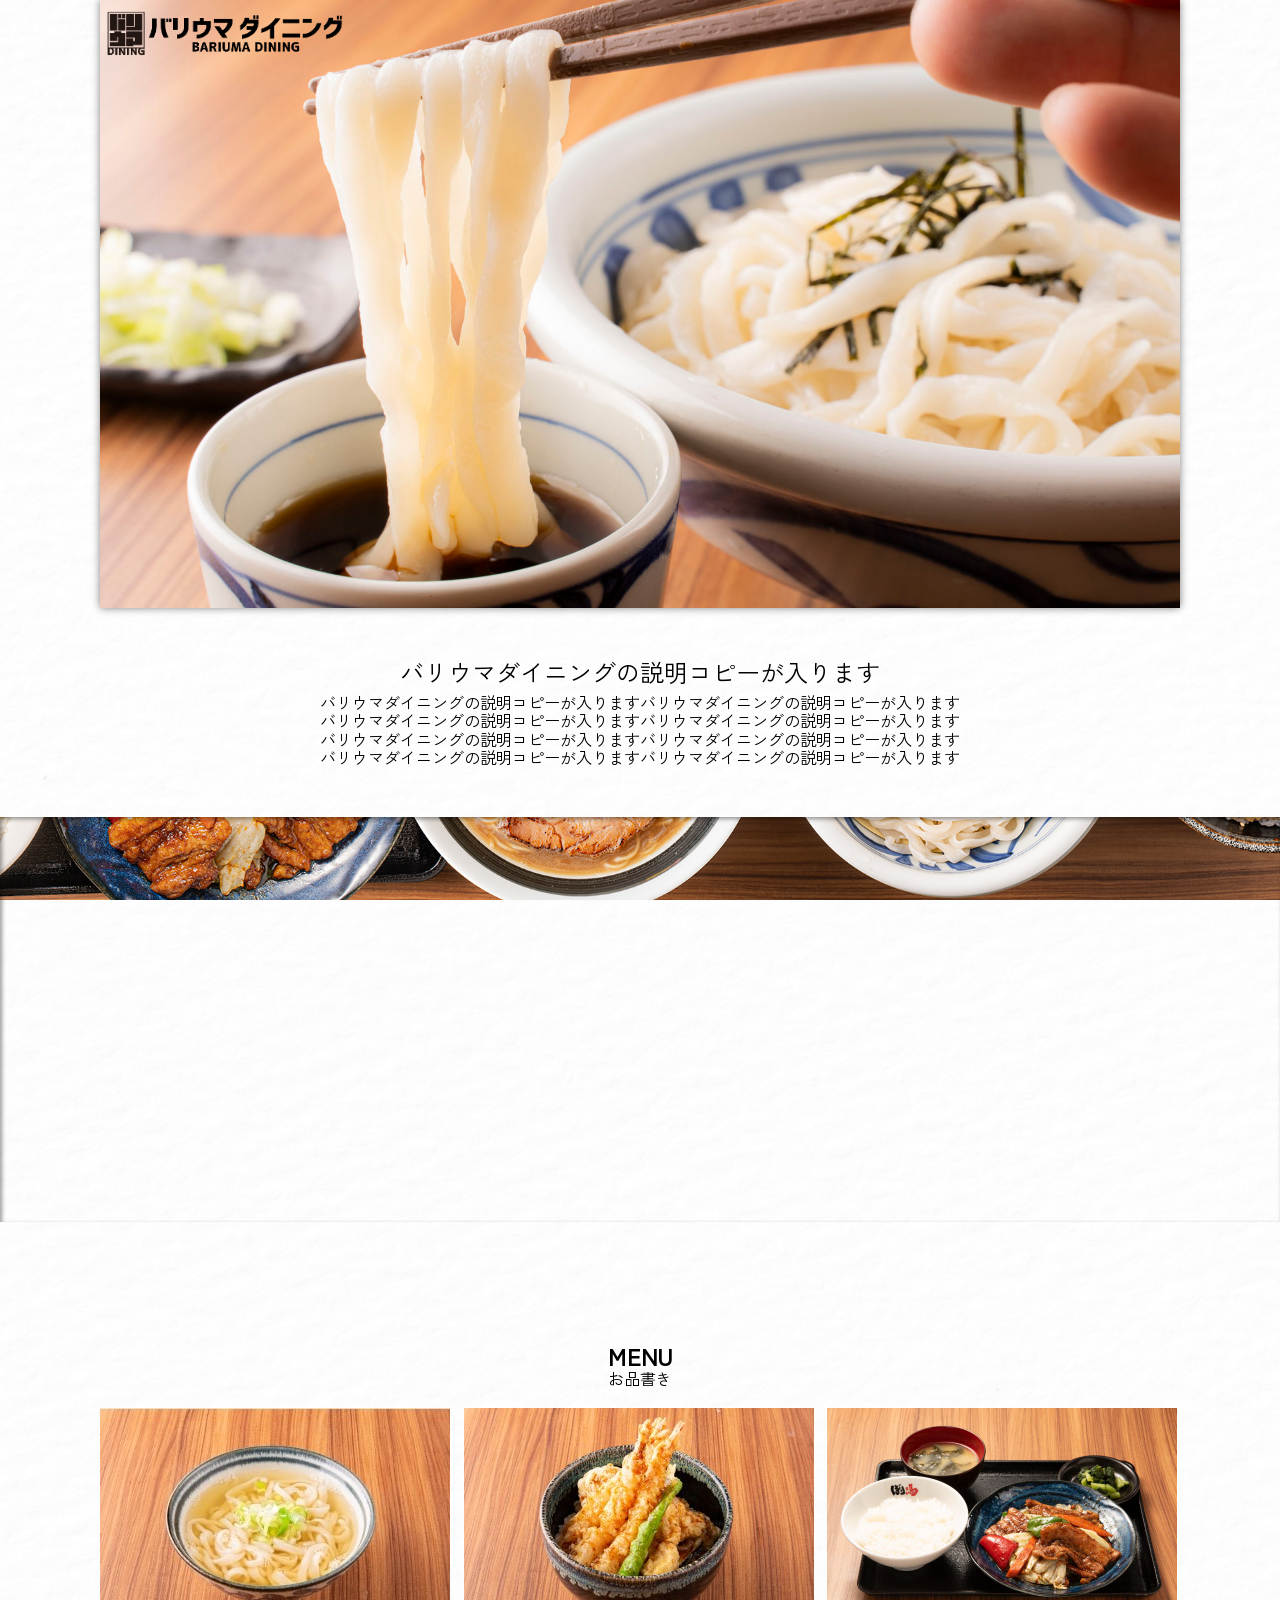
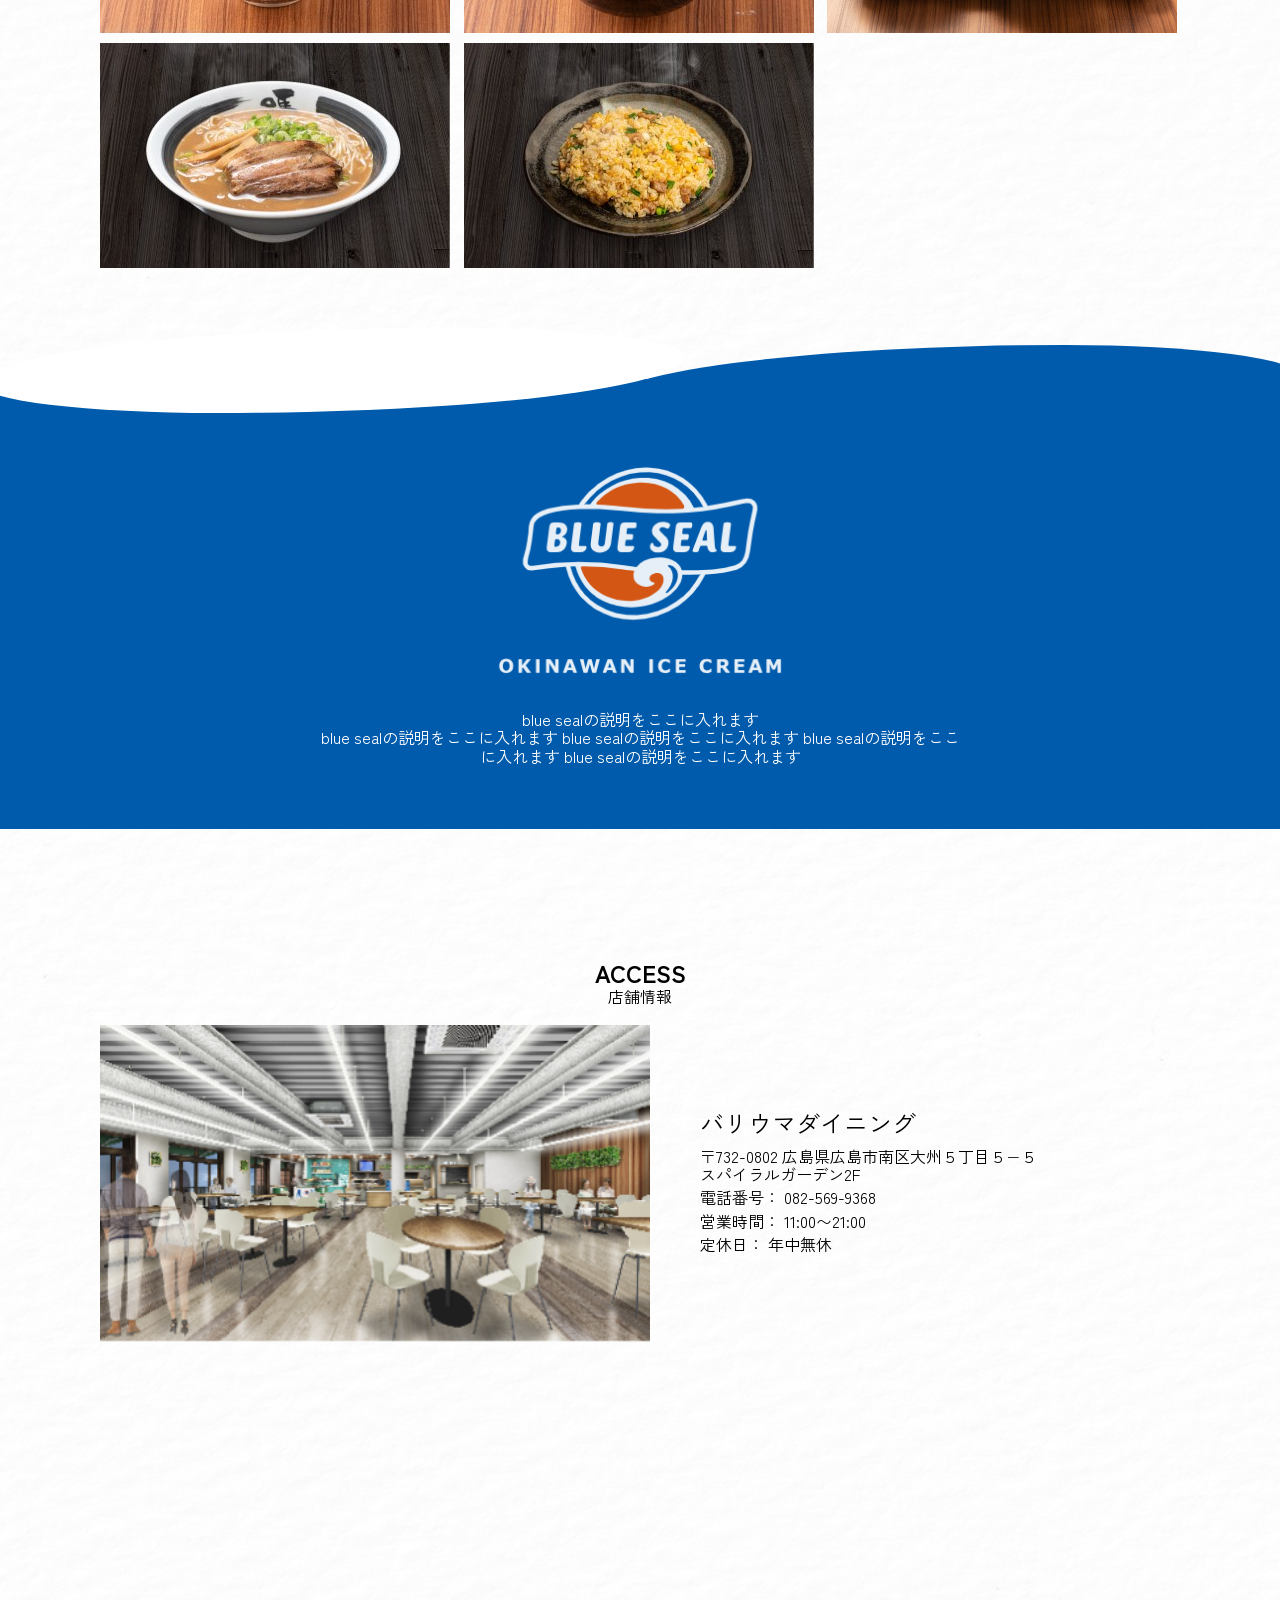
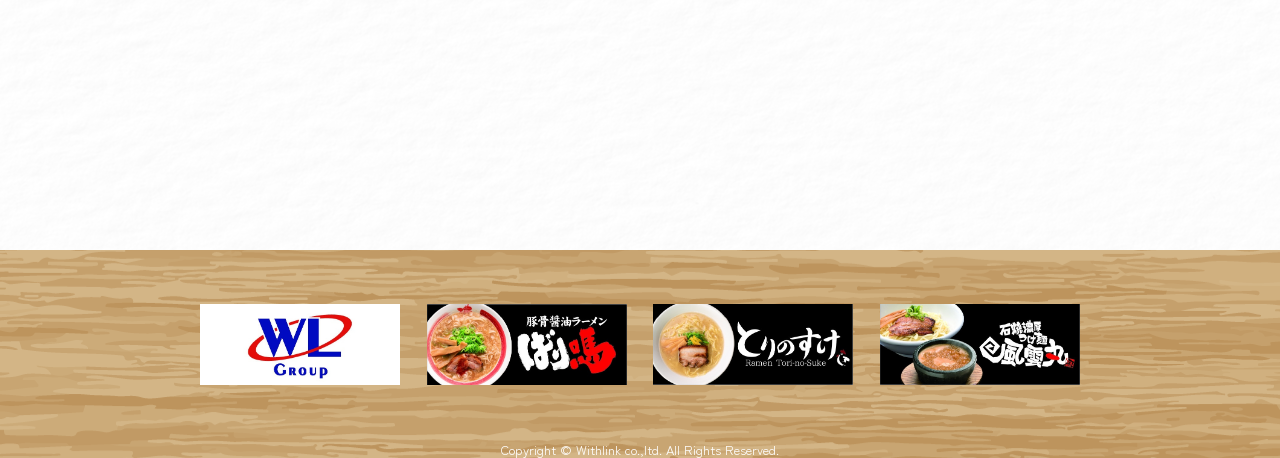
<file: index.html>
<!doctype html>
<html lang="ja">
<head>
<meta charset="utf-8">
<title>バリウマダイニング</title>
	<link rel="stylesheet" href="css/reset.css">
	<link rel="stylesheet" href="css/swiper.min.css">
	<link rel="stylesheet" href="css/style.css">
</head>
	
<body id="top">
	<div class="overflow">
		<header>
			<div class="header_container01">
			  <div class="header">
				<div class="header_logo">
				  <img src="images/header_logo.png" alt="バリウマダイニング">
				</div>
				
			  </div>
			</div>
			
			<div class="header_container02">
			  <div class="header">
				<div class="header_logo">
				  <img src="images/header_logo.png" alt="バリウマダイニング">
				</div>
				  <div class="navigation">
					<ul>
						<li><a href="#top">TOP</a></li>
						<li><a href="menu.html">MENU</a></li>
						<li><a href="">BLUE&nbsp;SEAL</a></li>
					</ul>
				</div>
			  </div>
			</div>
		</header>

	  <main>
<!--ここからswiper部分-->
			<section class="swiper_sec">
              <div class="container">
                <div class="swiper-block">
                  <div class="swiper-container">
                    <div class="swiper-button-prev"></div>
                    <div class="swiper-button-next"></div>
                    <div class="swiper-wrapper">
                      <div class="swiper-slide gal_slide">
                        <picture>
                          <source media="(max-width: 440px)" srcset="images/swiper440_01.jpg">
                          <img src="images/swiper_01.jpg" alt="">
                          </picture>
                        </div>
                      <div class="swiper-slide gal_slide">
                        <picture>
                          <source media="(max-width: 440px)" srcset="images/swiper440_02.jpg">
                          <img src="images/swiper_02.jpg" alt="">
                          </picture>
                        </div>
                      <div class="swiper-slide gal_slide">
                        <picture>
                          <source media="(max-width: 440px)" srcset="images/swiper440_03.jpg">
                          <img src="images/swiper_03.jpg" alt="">
                          </picture>
                        </div>
                      <div class="swiper-slide gal_slide">
                        <picture>
                          <source media="(max-width: 440px)" srcset="images/swiper440_04.jpg">
                          <img src="images/swiper_04.jpg" alt="">
                          </picture>
                        </div>
                      <div class="swiper-slide gal_slide">
                        <picture>
                          <source media="(max-width: 440px)" srcset="images/swiper440_05.jpg">
                          <img src="images/swiper_05.jpg" alt="">
                          </picture>
                        </div>
                      <div class="swiper-slide gal_slide">
                        <picture>
                          <source media="(max-width: 440px)" srcset="images/swiper440_06.jpg">
                          <img src="images/swiper_06.jpg" alt="">
                          </picture>
                        </div>
                      <div class="swiper-slide gal_slide">
                        <picture>
                          <source media="(max-width: 440px)" srcset="images/swiper440_07.jpg">
                          <img src="images/swiper_07.jpg" alt="">
                          </picture>
                        </div>
                      </div><!--swiper-wrapper-->
                    </div><!--swiper-container-->
                  </div><!--swiper-block-->
              </div>
          </section>
			
<!--ここから説明部分-->
			<section class="explan_sec">
              <div class="container">
                <div class="top_explanation">
                  <p>バリウマダイニングの説明コピーが入ります</p>
                  <p>バリウマダイニングの説明コピーが入りますバリウマダイニングの説明コピーが入ります
                    バリウマダイニングの説明コピーが入りますバリウマダイニングの説明コピーが入ります<br>
                    バリウマダイニングの説明コピーが入りますバリウマダイニングの説明コピーが入ります
                    バリウマダイニングの説明コピーが入りますバリウマダイニングの説明コピーが入ります</p>
                  </div>
              </div>
			</section>
			
<!--画像の挿入部分-->
			<section class="mainimg_sec">
              <div class="container">
                <div class="parallax_content">
<!--
					<div class="steam steam1"></div>
					<div class="steam steam2"></div>
					<div class="steam steam3"></div>
-->
				</div>
              </div>
			</section>
			
<!--ここからメニューリンク部分-->
			<section class="menulink_sec">
              <div class="container">
                <h1>MENU</h1>
				<h2>お品書き</h2>
                <ul class="menu_links">
                  <li>
                     <div class="menu_link_box">
						<a href="menu.html#udon">
							<picture>
							  <source media="(max-width: 500px)" srcset="images/menuimg_udon500_01.jpg">
							  <img src="images/menuimg_udon_01.jpg" alt="">
							</picture>
							<div class="mask">
								<div class="caption">うどん</div>
							</div>
						</a>
					 </div>
                  </li>
                  <li>
                     <div class="menu_link_box">
						<a href="menu.html#don">
							<picture>
							  <source media="(max-width: 500px)" srcset="images/menuimg_don500_01.jpg">
							  <img src="images/menuimg_don_01.jpg" alt="">
							</picture>
							<div class="mask">
								<div class="caption">丼</div>
							</div>
						</a>
					 </div>
                    </li>
                  <li>
                      <div class="menu_link_box">
						<a href="menu.html#teisyoku">
							<picture>
							  <source media="(max-width: 500px)" srcset="images/menuimg_teisyoku500_01.jpg">
							  <img src="images/menuimg_teisyoku_01.jpg" alt="">
							</picture>
							<div class="mask">
								<div class="caption">定食</div>
							</div>
						</a>
					 </div>
                    </li>
                  <li>
                     <div class="menu_link_box">
						<a href="menu.html#ra-men">
							<picture>
							  <source media="(max-width: 500px)" srcset="images/menuimg_ra-men500_01.jpg">
							  <img src="images/menuimg_ra-men_01.jpg" alt="">
							</picture>
							<div class="mask">
								<div class="caption">ラーメン</div>
							</div>
						</a>
					 </div>
                    </li>
                  <li>
                     <div class="menu_link_box">
						<a href="menu.html#side">
							<picture>
							  <source media="(max-width: 500px)" srcset="images/menuimg_side500_01.jpg">
							  <img src="images/menuimg_side_01.jpg" alt="">
							</picture>
							<div class="mask">
								<div class="caption">サイドメニュー</div>
							</div>
						</a>
					 </div>
                    </li>
                  <li>
                     <div class="menu_link_box">
						
					 </div>
                    </li>
                  </ul>
              </div>
			</section>
		  
		  
<!--ここから店舗情報部分-->		  
			<section class="blueseal_sec">
              <div class="container">
				  <div class="wave"></div>
					  <div class="blueseal_contents">
						<a href="https://www.blueseal.co.jp/">
							<div class="logo_blueseal">
								<img src="images/logo_blueseal.png" alt="">
							</div>
						</a>
						<div class="blueseal_explanation">blue sealの説明をここに入れます<br>
						blue sealの説明をここに入れます
						blue sealの説明をここに入れます
						blue sealの説明をここに入れます
						blue sealの説明をここに入れます</div>
					  </div>
				  	
				</div>
            </section>
			
<!--ここから店舗情報部分-->
			<section class="info_sec">
              <div class="container">
                <h1>ACCESS</h1>
				<h2>店舗情報</h2>
                <div class="info_flex">
                  <div><img src="images/inner_img.png" alt=""></div>
				  <div>
					<p>バリウマダイニング</p>
                  	<p>〒732-0802&nbsp;広島県広島市南区大州５丁目５−５<br>	
					スパイラルガーデン2F</p>
					<p>電話番号：&nbsp;082-569-9368</p>
					<p>営業時間：&nbsp;11:00〜21:00</p>
					<p>定休日：&nbsp;年中無休</p>
				  </div>
                </div>
				<iframe src="https://www.google.com/maps/embed?pb=!1m18!1m12!1m3!1d3292.5426522715807!2d132.49022907573095!3d34.38755067303253!2m3!1f0!2f0!3f0!3m2!1i1024!2i768!4f13.1!3m3!1m2!1s0x355a9f6088963bc3%3A0xadc7a61d27b72302!2z44CSNzMyLTA4MDIg5bqD5bO255yM5bqD5bO25biC5Y2X5Yy65aSn5bee77yV5LiB55uu77yV4oiS77yV!5e0!3m2!1sja!2sjp!4v1730356808384!5m2!1sja!2sjp" width="600" height="450" style="border:0;" allowfullscreen="" loading="lazy" referrerpolicy="no-referrer-when-downgrade"></iframe>
              </div>
            </section>

	  </main>

		<footer>
          <div class="footer">
            <div class="footer_flex">
              <ul>
                <li><a href=""><img src="images/footerlink_01.jpg" alt=""></a></li>
                <li><a href=""><img src="images/footerlink_02.jpg" alt=""></a></li>
                <li><a href=""><img src="images/footerlink_03.jpg" alt=""></a></li>
                <li><a href=""><img src="images/footerlink_04.jpg" alt=""></a></li>
              </ul>
            </div>
            <p> 	
				<small>Copyright&nbsp;&copy;&nbsp;Withlink&nbsp;co.,ltd.&nbsp;All&nbsp;Rights&nbsp;Reserved.</small>
            </p>
          </div>
		</footer>
	</div>
</body>
	<script src="js/swiper.min.js"></script>
	<script src="js/main.js"></script>
</html>
</file>
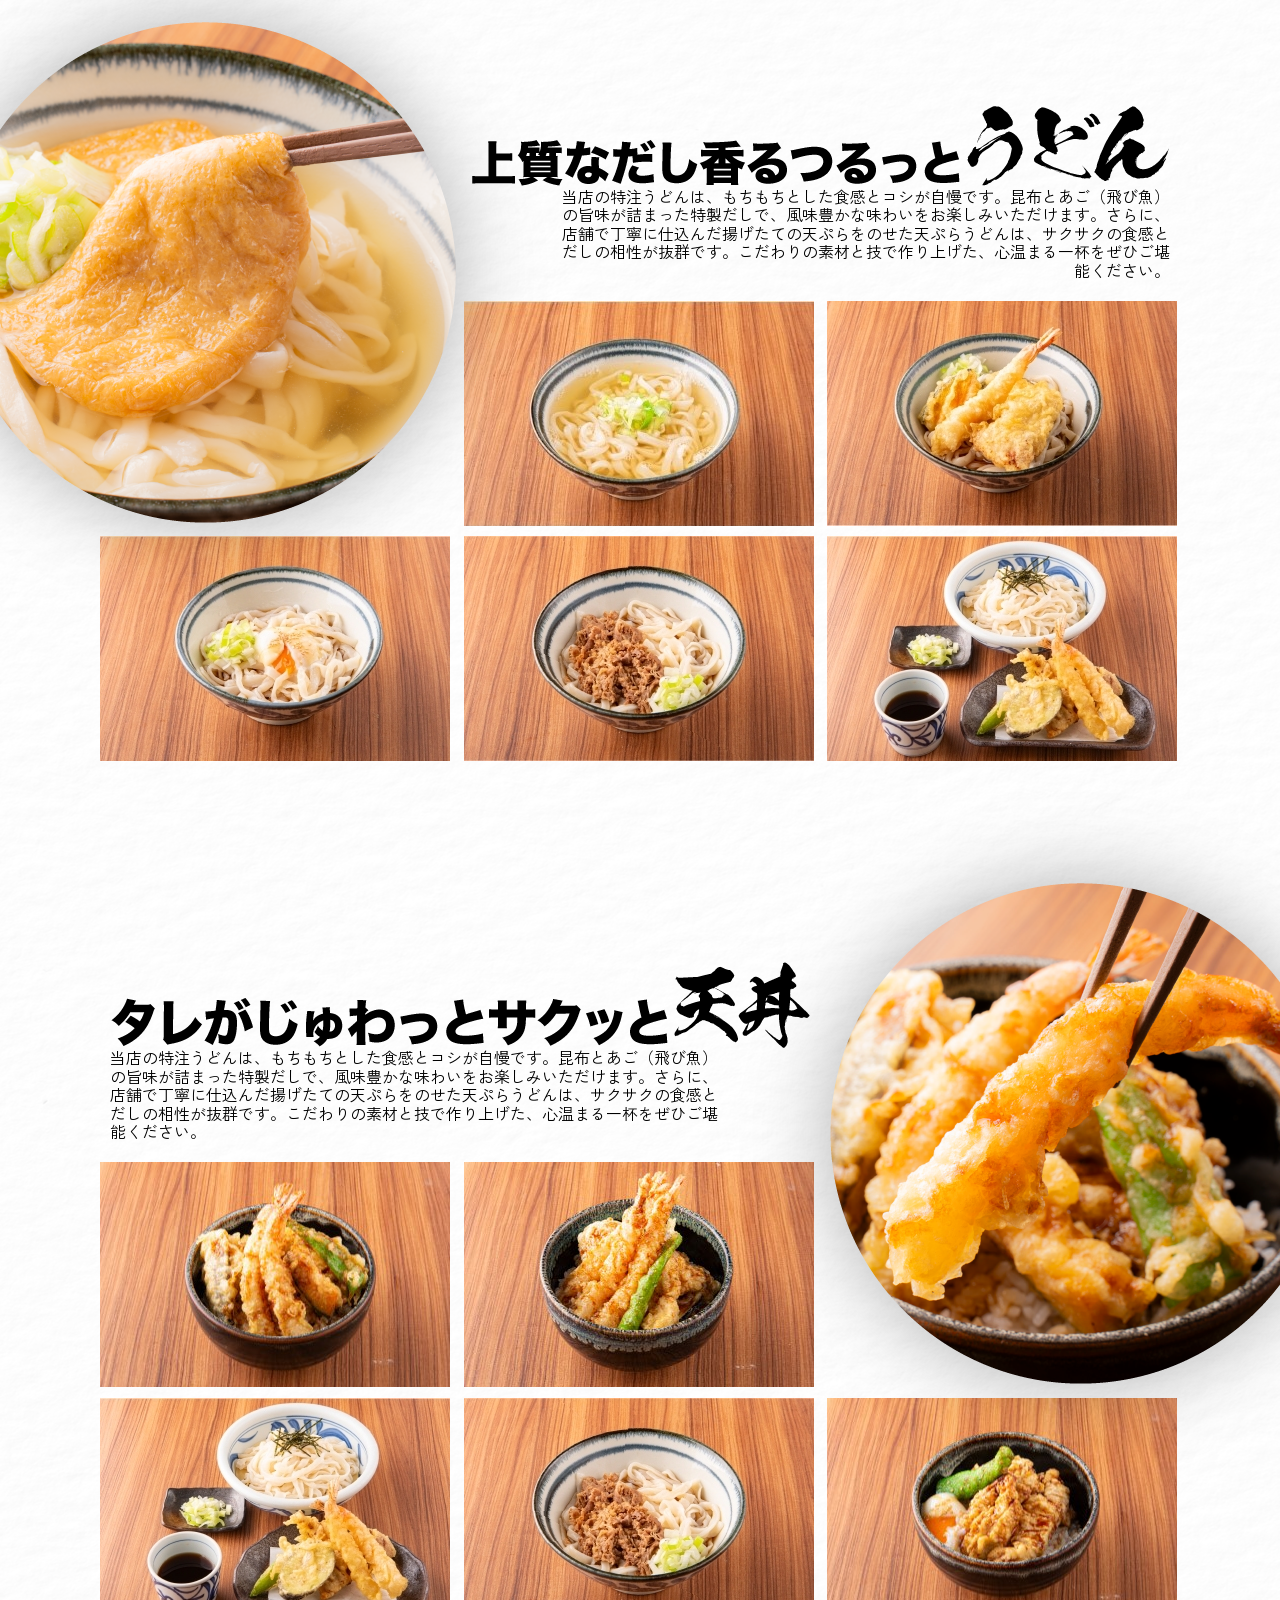
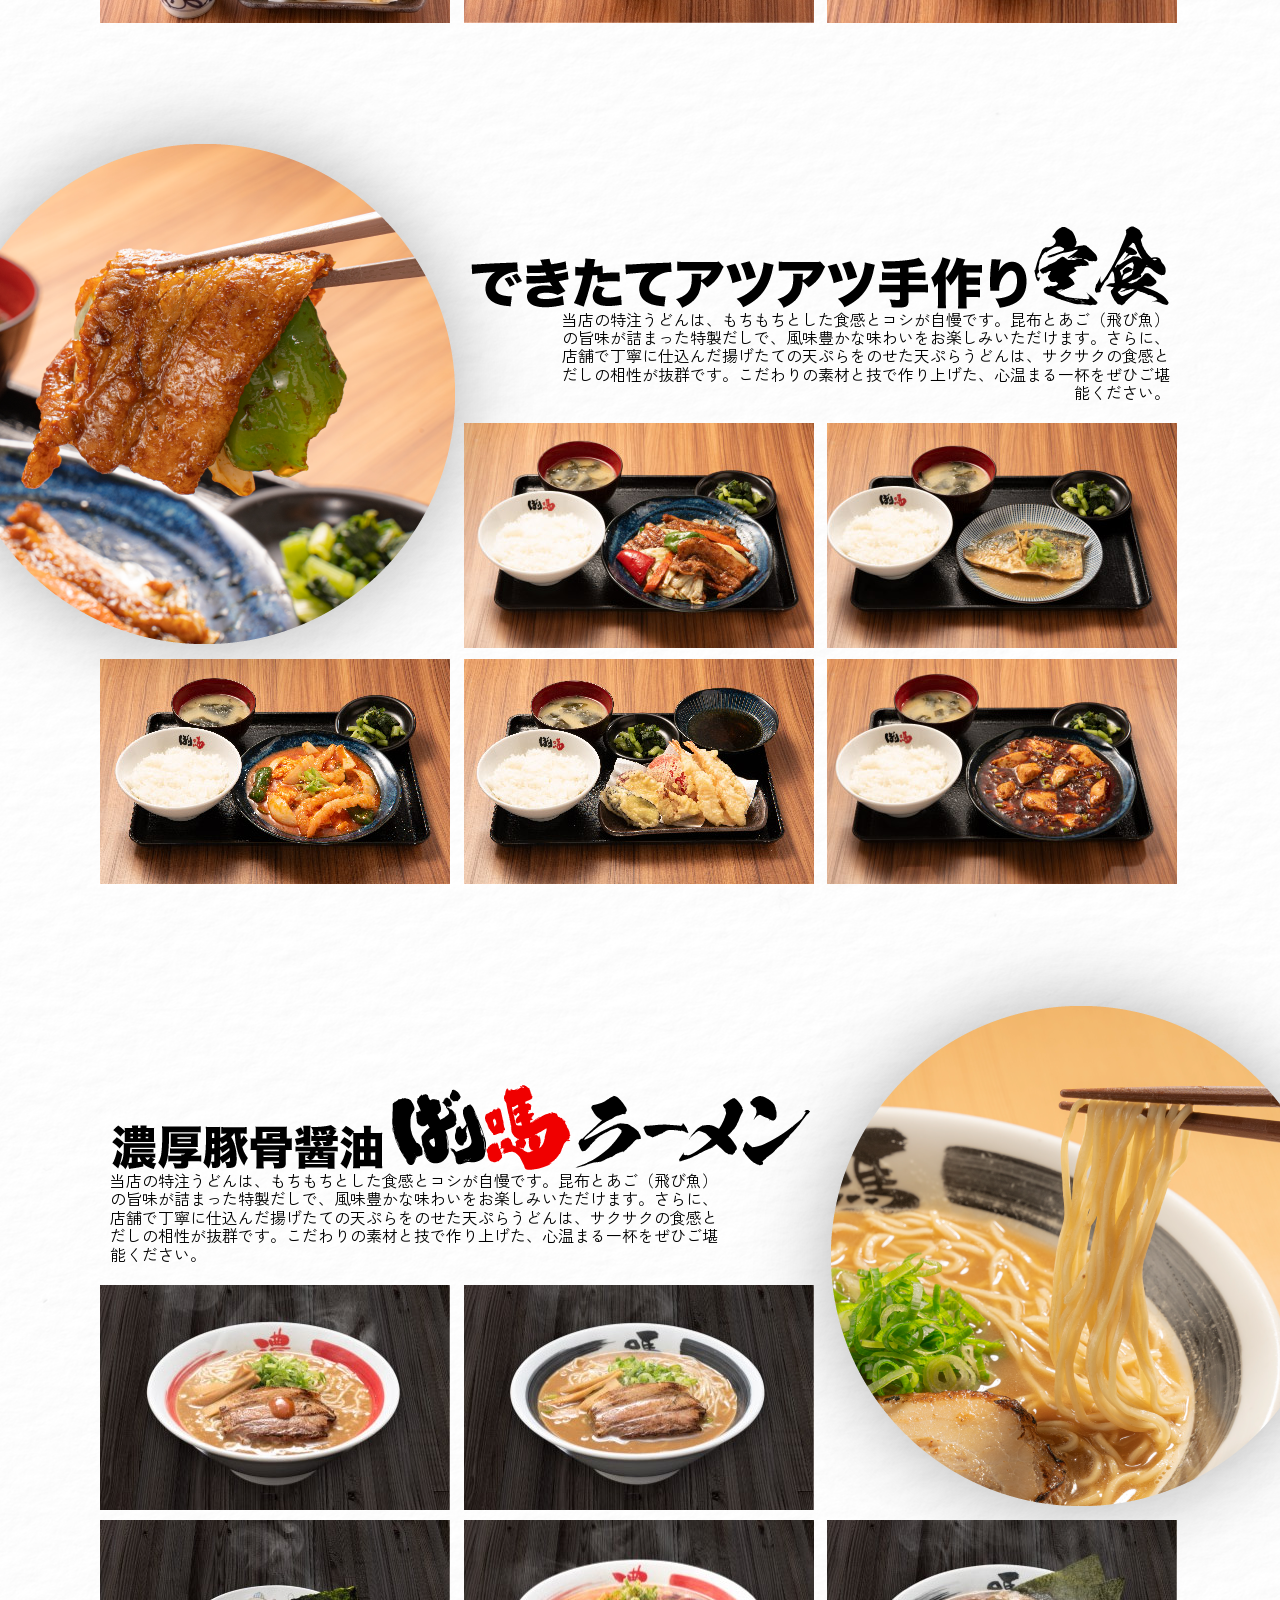
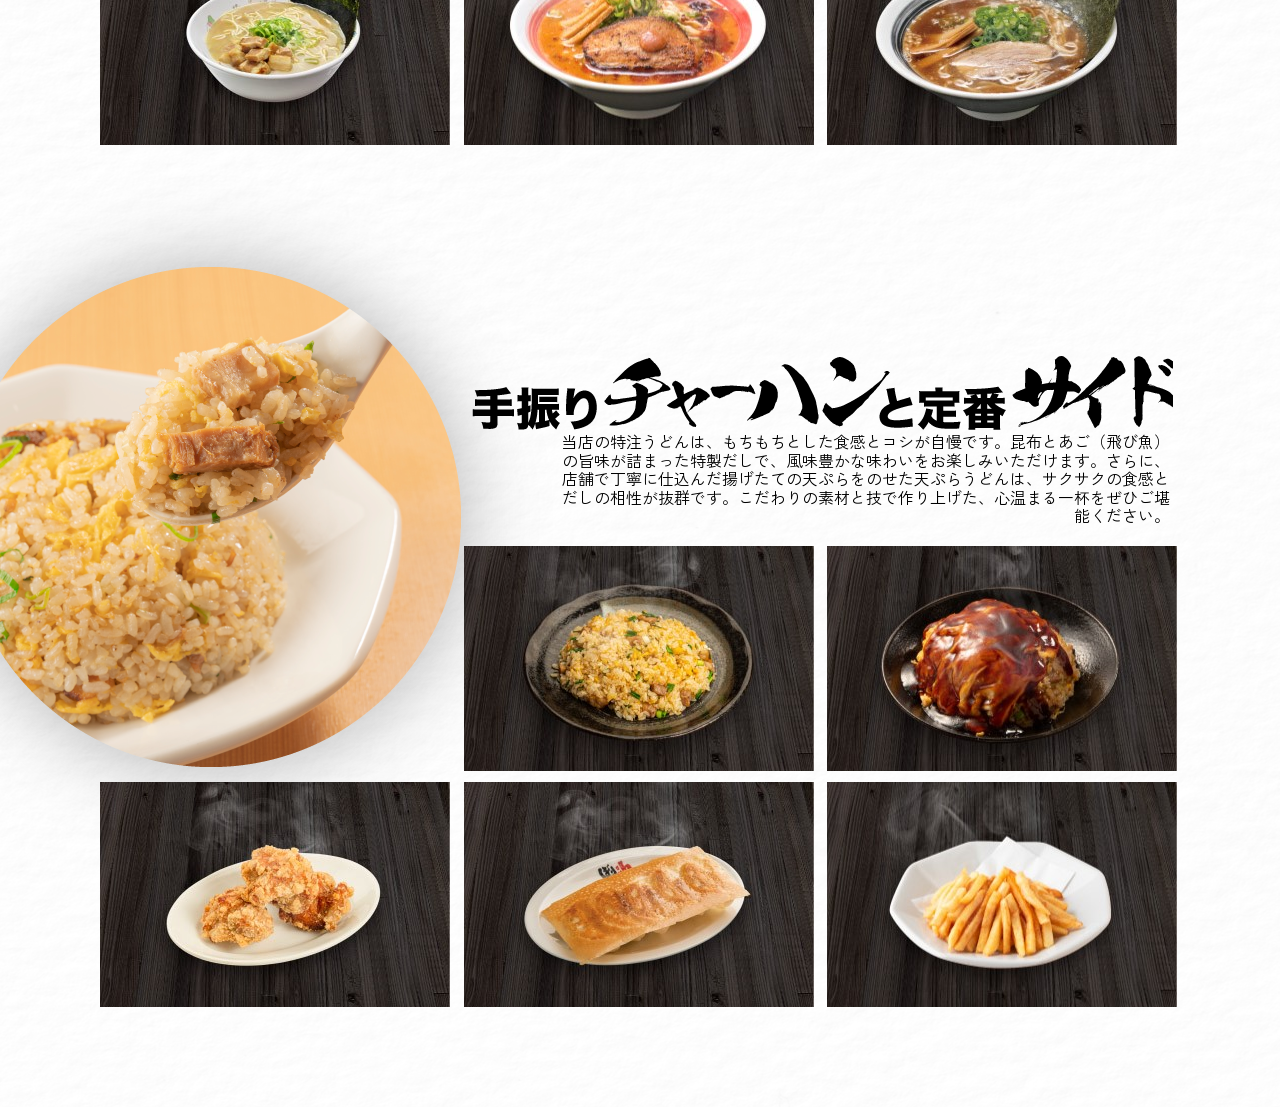
<file: menu.html>
<!doctype html>
<html lang="ja">
<head>
<meta charset="utf-8">
<title>メニュー │ バリウマダイニング</title>
	<link rel="stylesheet" href="css/reset.css">
	<link rel="stylesheet" href="css/style.css">
</head>

<body>
	<main>
		<section class="menu_sec udon_sec" id="udon">
			<p><img src="images/img_udon.png" alt="うどんのお揚げを持ち上げている写真"></p>
			
			<div class="explanation">
				<p class="ex_label" data-label="上質なだし香るつるっとうどん">
					<img src="images/head_udon.png" alt="上質なだし香るつるっとうどん">
				</p>
				<p>当店の特注うどんは、もちもちとした食感とコシが自慢です。昆布とあご（飛び魚）の旨味が詰まった特製だしで、風味豊かな味わいをお楽しみいただけます。さらに、店舗で丁寧に仕込んだ揚げたての天ぷらをのせた天ぷらうどんは、サクサクの食感とだしの相性が抜群です。こだわりの素材と技で作り上げた、心温まる一杯をぜひご堪能ください。</p>
			</div>
			
			<div class="menu_gal">
				<div class="menu_img">
					<picture>
						<source media="(max-width: 500px)" srcset="images/udon_name500_01.jpg">
						<img src="images/udon_name_01.jpg" alt="うどん">
					</picture>
				</div>
				<div class="menu_img">
					<picture>
						<source media="(max-width: 500px)" srcset="images/menuimg_udon500_01.jpg">
						<img src="images/menuimg_udon_01.jpg" alt="かけうどん">
					</picture>
				</div>
				<div class="menu_img">
					<picture>
						<source media="(max-width: 500px)" srcset="images/menuimg_udon500_02.jpg">
						<img src="images/menuimg_udon_02.jpg" alt="天ぷらうどん">
					</picture>
				</div>
				<div class="menu_img">
					<picture>
						<source media="(max-width: 500px)" srcset="images/menuimg_udon500_03.jpg">
						<img src="images/menuimg_udon_03.jpg" alt="温玉乗せうどん">
					</picture>
				</div>
				<div class="menu_img">
					<picture>
						<source media="(max-width: 500px)" srcset="images/menuimg_udon500_04.jpg">
						<img src="images/menuimg_udon_04.jpg" alt="肉うどん">
					</picture>
				</div>
				<div class="menu_img">
					<picture>
						<source media="(max-width: 500px)" srcset="images/menuimg_udon500_05.jpg">
						<img src="images/menuimg_udon_05.jpg" alt="天ざるうどん">
					</picture>
				</div>

			</div>
		</section>
		
		<section class="menu_sec don_sec" id="don">
			<p><img src="images/img_don.png" alt="エビ天を持ち上げている写真"></p>
			
			<div class="explanation">
				<p class="ex_label" data-label="タレがじゅわっとサクッと天丼">
					<img src="images/head_tendon.png" alt="タレがじゅわっとサクッと天丼">
				</p>
				<p>当店の特注うどんは、もちもちとした食感とコシが自慢です。昆布とあご（飛び魚）の旨味が詰まった特製だしで、風味豊かな味わいをお楽しみいただけます。さらに、店舗で丁寧に仕込んだ揚げたての天ぷらをのせた天ぷらうどんは、サクサクの食感とだしの相性が抜群です。こだわりの素材と技で作り上げた、心温まる一杯をぜひご堪能ください。</p>
			</div>
			
			<div class="menu_gal">
				<div class="menu_img">
					<picture>
						<source media="(max-width: 500px)" srcset="images/udon_name500_01.jpg">
						<img src="images/udon_name_01.jpg" alt="丼">
					</picture>
				</div>
				<div class="menu_img">
					<picture>
						<source media="(max-width: 500px)" srcset="images/menuimg_don500_01.jpg">
						<img src="images/menuimg_don_01.jpg" alt="天丼">
					</picture>
				</div>
				<div class="menu_img">
					<picture>
						<source media="(max-width: 500px)" srcset="images/menuimg_don500_02.jpg">
						<img src="images/menuimg_don_02.jpg" alt="">
					</picture>
				</div>
				<div class="menu_img">
					<picture>
						<source media="(max-width: 500px)" srcset="images/menuimg_don500_03.jpg">
						<img src="images/menuimg_don_03.jpg" alt="">
					</picture>
				</div>
				<div class="menu_img">
					<picture>
						<source media="(max-width: 500px)" srcset="images/menuimg_udon500_04.jpg">
						<img src="images/menuimg_udon_04.jpg" alt="">
					</picture>
				</div>
				<div class="menu_img">
					<picture>
						<source media="(max-width: 500px)" srcset="images/menuimg_udon500_05.jpg">
						<img src="images/menuimg_udon_05.jpg" alt="">
					</picture>
				</div>

			</div>
		</section>
		
		<section class="menu_sec teishoku_sec" id="teisyoku">
			
			<p><img src="images/img_teishoku.png" alt="肉を持ち上げている写真"></p>
			
			<div class="explanation">
				<p class="ex_label" data-label="できたてアツアツ手作り定食">
					<img src="images/head_teishoku.png" alt="できたてアツアツ手作り定食">
				</p>
				<p>当店の特注うどんは、もちもちとした食感とコシが自慢です。昆布とあご（飛び魚）の旨味が詰まった特製だしで、風味豊かな味わいをお楽しみいただけます。さらに、店舗で丁寧に仕込んだ揚げたての天ぷらをのせた天ぷらうどんは、サクサクの食感とだしの相性が抜群です。こだわりの素材と技で作り上げた、心温まる一杯をぜひご堪能ください。</p>
			</div>
			
			<div class="menu_gal">
				<div class="menu_img">
					<picture>
						<source media="(max-width: 500px)" srcset="images/udon_name500_01.jpg">
						<img src="images/udon_name_01.jpg" alt="定食">
					</picture>
				</div>
				<div class="menu_img">
					<picture>
						<source media="(max-width: 500px)" srcset="images/menuimg_teisyoku500_01.jpg">
						<img src="images/menuimg_teisyoku_01.jpg" alt="">
					</picture>
				</div>
				<div class="menu_img">
					<picture>
						<source media="(max-width: 500px)" srcset="images/menuimg_teisyoku500_02.jpg">
						<img src="images/menuimg_teisyoku_02.jpg" alt="">
					</picture>
				</div>
				<div class="menu_img">
					<picture>
						<source media="(max-width: 500px)" srcset="images/menuimg_teisyoku500_03.jpg">
						<img src="images/menuimg_teisyoku_03.jpg" alt="">
					</picture>
				</div>
				<div class="menu_img">
					<picture>
						<source media="(max-width: 500px)" srcset="images/menuimg_teisyoku500_04.jpg">
						<img src="images/menuimg_teisyoku_04.jpg" alt="">
					</picture>
				</div>
				<div class="menu_img">
					<picture>
						<source media="(max-width: 500px)" srcset="images/menuimg_teisyoku500_05.jpg">
						<img src="images/menuimg_teisyoku_05.jpg" alt="">
					</picture>
				</div>

			</div>
		</section>
		
		<section class="menu_sec ra-men_sec" id="ra-men">
			<p><img src="images/img_ra-men.png" alt="ラーメンの麺をすくっている写真"></p>
			
			<div class="explanation">
				<p class="ex_label" data-label="濃厚豚骨醤油ばりうまラーメン">
					<img src="images/head_ramen.png" alt="濃厚豚骨醤油ばりうまラーメン">
				</p>
				<p>当店の特注うどんは、もちもちとした食感とコシが自慢です。昆布とあご（飛び魚）の旨味が詰まった特製だしで、風味豊かな味わいをお楽しみいただけます。さらに、店舗で丁寧に仕込んだ揚げたての天ぷらをのせた天ぷらうどんは、サクサクの食感とだしの相性が抜群です。こだわりの素材と技で作り上げた、心温まる一杯をぜひご堪能ください。</p>
			</div>
			
			<div class="menu_gal">
				<div class="menu_img">
					<picture>
						<source media="(max-width: 500px)" srcset="images/udon_name500_01.jpg">
						<img src="images/udon_name_01.jpg" alt="ラーメン">
					</picture>
				</div>
				<div class="menu_img">
					<picture>
						<source media="(max-width: 500px)" srcset="images/menuimg_ra-men500_01.jpg">
						<img src="images/menuimg_ra-men_01.jpg" alt="ばりうまラーメン">
					</picture>
				</div>
				<div class="menu_img">
					<picture>
						<source media="(max-width: 500px)" srcset="images/menuimg_ra-men500_02.jpg">
						<img src="images/menuimg_ra-men_02.jpg" alt="ばり濃ラーメン">
					</picture>
				</div>
				<div class="menu_img">
					<picture>
						<source media="(max-width: 500px)" srcset="images/menuimg_ra-men500_03.jpg">
						<img src="images/menuimg_ra-men_03.jpg" alt="醤油ラーメン">
					</picture>
				</div>
				<div class="menu_img">
					<picture>
						<source media="(max-width: 500px)" srcset="images/menuimg_ra-men500_04.jpg">
						<img src="images/menuimg_ra-men_04.jpg" alt="濃辛ラーメン">
					</picture>
				</div>
				<div class="menu_img">
					<picture>
						<source media="(max-width: 500px)" srcset="images/menuimg_ra-men500_05.jpg">
						<img src="images/menuimg_ra-men_05.jpg" alt="お子様ラーメン">
					</picture>
				</div>

			</div>
		</section>
		
		<section class="menu_sec side_sec" id="side">
			<p><img src="images/img_side.png" alt="チャーハンをレンゲですくっている写真"></p>
			
			<div class="explanation">
				<p class="ex_label" data-label="手振りチャーハンと定番サイド">
					<img src="images/head_side.png" alt="手振りチャーハンと定番サイド">
				</p>
				<p>当店の特注うどんは、もちもちとした食感とコシが自慢です。昆布とあご（飛び魚）の旨味が詰まった特製だしで、風味豊かな味わいをお楽しみいただけます。さらに、店舗で丁寧に仕込んだ揚げたての天ぷらをのせた天ぷらうどんは、サクサクの食感とだしの相性が抜群です。こだわりの素材と技で作り上げた、心温まる一杯をぜひご堪能ください。</p>
			</div>
			
			<div class="menu_gal">
				<div class="menu_img">
					<picture>
						<source media="(max-width: 500px)" srcset="images/udon_name500_01.jpg">
						<img src="images/udon_name_01.jpg" alt="サイド">
					</picture>
				</div>
				<div class="menu_img">
					<picture>
						<source media="(max-width: 500px)" srcset="images/menuimg_side500_01.jpg">
						<img src="images/menuimg_side_01.jpg" alt="チャーハン">
					</picture>
				</div>
				<div class="menu_img">
					<picture>
						<source media="(max-width: 500px)" srcset="images/menuimg_side500_02.jpg">
						<img src="images/menuimg_side_02.jpg" alt="あんかけチャーハン">
					</picture>
				</div>
				<div class="menu_img">
					<picture>
						<source media="(max-width: 500px)" srcset="images/menuimg_side500_03.jpg">
						<img src="images/menuimg_side_03.jpg" alt="からあげ">
					</picture>
				</div>
				<div class="menu_img">
					<picture>
						<source media="(max-width: 500px)" srcset="images/menuimg_side500_04.jpg">
						<img src="images/menuimg_side_04.jpg" alt="餃子">
					</picture>
				</div>
				<div class="menu_img">
					<picture>
						<source media="(max-width: 500px)" srcset="images/menuimg_side500_05.jpg">
						<img src="images/menuimg_side_05.jpg" alt="ポテト">
					</picture>
				</div>

			</div>
		</section>
		

	</main>
	
</body>
</html>
</file>
<file: css/style.css>
@charset "utf-8";
/* CSS Document */
@import url('https://fonts.googleapis.com/css2?family=Zen+Kaku+Gothic+New&display=swap');
body{
	font-family: "Zen Kaku Gothic New", sans-serif;
	font-weight: 400;
	font-style: normal;
	font-size: 16px;
	background-image: url("../images/texture_paper.jpg");
	background-color: rgba(255,255,255,0.80);
	background-position: center;
	background-blend-mode: lighten;
}
.overflow{
	width: 100%;
	max-width: 1920px;
	overflow: hidden;
}
@media screen and (max-width: 1080px){
	body{
		font-size: clamp(0.75rem, 0.645rem + 0.53vw, 1rem);
	}
}
/*==========================================TOPページ=======*/

/*================
common
=================*/
h1{
	font-size: 24px;
	font-weight: 600;
	text-align: center;
	padding-top: 80px;
}
h2{
	text-align: center;
}
@media screen and (max-width: 1080px){
	h1{
		font-size: clamp(1.125rem, 0.967rem + 0.79vw, 1.5rem);
		/*24(1080)から18(320)*/
	}
}

/*================
header
=================*/
.header_container01{
	position: absolute;
	width: 100%;
	z-index: 5;
	height: 65px;
}
.header_container02{
	position: fixed;
	width: 100%;
	background-color: #ffffff;
	border-bottom: solid 1px #E5E5E5;
	height: 65px;
	transition: transform 0.4s; 
	transform: translateY(-100px); 
	/* 初期状態で上にずらす */
	z-index: -1;
}

.header{
	height: 65px;
	width: 100%;
	max-width: 1080px;
	margin: 0 auto;
	position: relative;
}
.header_logo{
	position: absolute;
	top: 50%;
	left: 0;
	transform: translate(0, -50%);
}
.header_logo img{
	width: 250px;
}
@media screen and (max-width: 1080px){
	.header_container01 , .header_container02{
		height: clamp(2.813rem, 2.286rem + 2.63vw, 4.063rem);
		/*65(1080)から45(320)*/
	}
	.header{
		height: clamp(2.813rem, 2.286rem + 2.63vw, 4.063rem);
		/*65(1080)から45(320)*/
	}
	.header_logo img{
		width: clamp(8.125rem, 4.967rem + 15.79vw, 15.625rem);
		/*250(1080)から130(320)*/
	}
}
/*重なる前にロゴを透明にする*/
@media screen and (max-width: 750px){
	.header_container02 .header_logo{
		opacity: 0;
	}
}
/*navigation*/
.navigation{
	background: url("../images/nav.png");
	background-repeat: no-repeat;
	background-position: center;
	background-size: 100%;
	position: absolute;
	top: 4px;
	left: 50%;
	transform: translate(-50%, 0);
}
.navigation ul{
	display: flex;
	padding: 0 20px;
}
.navigation ul li{
	padding: 20px;
	font-size: 16px;
	font-weight: 600;
}
@media screen and (max-width: 1080px){
	.navigation ul li{
		padding: clamp(0.625rem, 0.362rem + 1.32vw, 1.25rem);
		/*20(1080)から10(320)*/
	}
}


/*================
swiper
=================*/
.swiper_sec{
	width: 100%;
	max-width: 1080px;
	margin: 0 auto;
	box-shadow: 0 0 8px gray;
}
.gallery_sec .swiper-container{
    width: 100%;
    height: 338px;
	
}
.gallery_sec .gal_slide{
	padding: 0 12px;
	text-align: center;
    font-size: 18px;
    background: #fff;
    width: 359px;
    display: -webkit-box;
    display: -ms-flexbox;
    display: -webkit-flex;
    display: flex;
    -webkit-box-pack: center;
    -ms-flex-pack: center;
    -webkit-justify-content: center;
    justify-content: center;
    -webkit-box-align: center;
    -ms-flex-align: center;
    -webkit-align-items: center;
    align-items: center;
}
.swiper-slide img{
	width: 100%;
}
/*幅指定*/
.swiper-block{
 width: 100%;
 max-width: 1080px;
 margin: 0 auto;
 overflow: hidden;
}

/*================
説明部分
=================*/
.explan_sec{
	width: 100%;
	max-width: 1080px;
	margin: 0 auto;
}
.top_explanation{
	width: 640px;
	margin: 50px auto;
	font-size: 16px;
}
.top_explanation p:first-child{
	font-size: 24px;
	text-align: center;
	margin-bottom: 8px;
}
@media screen and (max-width: 1080px){
	.top_explanation{
		width: clamp(12.5rem, 0.921rem + 57.89vw, 40rem);
		/*640から200まで*/
		font-size: clamp(0.75rem, 0.645rem + 0.53vw, 1rem);
		/*16から12まで*/
		margin-top: clamp(1.25rem, 0.461rem + 3.95vw, 3.125rem);
		margin-bottom: clamp(1.25rem, 0.461rem + 3.95vw, 3.125rem);
		/*50(1080)から20(320)*/
 	}
	.top_explanation p:first-child{
		font-size: clamp(1rem, 0.789rem + 1.05vw, 1.5rem);
	}
}


/*================
画像挿入部分
=================*/
.parallax_content{
	width: clamp(20rem, 100vw, 120rem);
	height: 45vh;
	background-image: url("../images/main_img.jpg");
	background-position: bottom;
	background-attachment: fixed;
	background-size: cover;
	box-shadow: 2px 2px 4px rgba(0,0,0,0.4) inset;

}
@media screen and (max-width: 1080px){
	.parallax_content{
		height: 30vh;
	}

}



/* 親要素の位置設定 */
.parallax_content {
	position: relative;
	overflow: hidden;
}
/* 湯気の画像を動かすための設定 */
.steam {
  position: absolute;
  top: 0;
  left: 0;
  width: 100%;
  height: 100%;
  background-image: url("../images/yuge.png");
  background-repeat: repeat;
  opacity: 0.5; /* 湯気を少し薄くする */
  animation: moveSteam 10s linear infinite;
  pointer-events: none; /* クリック操作を無効にする */
  z-index: 1; /* 他の要素よりも前面に表示 */
}

/* 各湯気要素に異なるアニメーションを付与 */
.steam1 {
  animation: moveSteam1 12s linear infinite;
}
.steam2 {
  animation: moveSteam2 15s linear infinite;
  opacity: 0.4; /* 濃さを変えて湯気にバリエーションを */
}
.steam3 {
  animation: moveSteam3 18s linear infinite;
  opacity: 0.5;
}

/* 湯気の動き（異なる方向・スピードで変化） */
@keyframes moveSteam1 {
  0% {
    transform: translate(0, 0);
  }
  100% {
    transform: translate(-50px, -60px); /* 左上方向に動かす */
  }
}
@keyframes moveSteam2 {
  0% {
    transform: translate(0, 0);
  }
  100% {
    transform: translate(60px, -40px); /* 右上方向に動かす */
  }
}
@keyframes moveSteam3 {
  0% {
    transform: translate(0, 0);
  }
  100% {
    transform: translate(-40px, 50px); /* 左下方向に動かす */
  }
}

/*================
メニューリンク部分
=================*/
.menulink_sec{
	width: 100%;
	max-width: 1080px;
	margin: 40px auto 0;
}
.menu_links {
  width: 100%;
  max-width: 1080px;
	margin-top: 20px;
  display: flex;
  flex-wrap: wrap;
  gap: 1%; /* 画像の間に余白を追加 */
  justify-content: space-between; /* 並び方を調整 */
}
.menu_links li {
  flex: 1 1 calc(33.33% - 1%); /* 3分割しつつ余白を考慮 */
	margin-bottom: 1%;
  box-sizing: border-box;
	
}
.menu_links li img {
  width: 100%; /* 親要素の幅に合わせる */
  height: auto;
}
@media screen and (min-width: 1080px) {
  .menu_links li img {
    width: clamp(9.375rem, -1.401rem + 34.48vw, 21.875rem);
  }
}
@media screen and (max-width: 1080px){
	.menu_links{
		margin-top: clamp(0.625rem, 0.362rem + 1.32vw, 1.25rem);
		/*20(1080)から10(320)*/
	}
}
/*440px以下*/
@media screen and (max-width: 440px){
	.menu_links li {
	  flex: 1 1 calc(50% - 1%); /* 2分割しつつ余白を考慮 */
	}
}

/*メニューリンクホバー動作*/
.menu_link_box{
	position: relative;
	overflow: hidden;
}
.menu_link_box .caption{
	font-size: 24px;
	color: #000000;
	text-align: center;
	padding-top: 28%;
}
.menu_link_box .mask{
	font-weight: 800;
	width: 100%;
	height: 100%;
	position: absolute;
	top: 0;
	left: 0;
	opacity: 0;
	/* マスクを表示しない */
	background-color: rgba(255,255,255,0.7);
	-webkit-transition: all 0.6s ease;
	transition: all 0.6s ease;
}
.menu_link_box:hover .mask{
	opacity: 1;
}
@media screen and (max-width: 1080px){
	.menu_link_box .caption{
		font-size: clamp(1rem, 0.789rem + 1.05vw, 1.5rem);
		padding: 28% 0 0 37%;
	}
}

/*================
blueseal部分
=================*/
.blueseal_contents{
	width: 100%;
	max-width: 1080px;
	margin: 100px auto 0;
}
.logo_blueseal{
	padding-top: 80px;
	text-align: center;
	z-index: 1;
}
.logo_blueseal img{
	width: 300px;
}
.blueseal_explanation{
	color: #ffffff;
	font-size: 16px;
	width: 640px;
	margin: 30px auto 0;
	text-align: center;
}
@media screen and (max-width: 1080px){
	.logo_blueseal img{
		width: clamp(12.5rem, 9.868rem + 13.16vw, 18.75rem);
		/*300(1080)から200(320)*/
	}
	.blueseal_explanation{
		font-size: clamp(0.75rem, 0.645rem + 0.53vw, 1rem);
		/*16(1080)から12(320)*/
		width: clamp(12.5rem, 0.921rem + 57.89vw, 40rem);
		/*640(1080)から200(320)まで*/
		margin-top: clamp(0.938rem, 0.543rem + 1.97vw, 1.875rem);
		/*30(1080)から15(320)まで*/
	}
}
/*波を作る*/
.blueseal_sec .container{
  position: relative;
  background: #005bac;
  height: 450px;
	margin-bottom: 50px;
}
.wave{
  position: absolute;
  height: 85px;
  width: 100%;
  background: #005bac;
  top: 0;
}
.wave::before, .wave::after {
  content: "";
  display: block;
  position: absolute;
  border-radius: 100% 50%;
}
.wave::before {
  width: 55%;
  height: 109%;
  background-color: #005bac;
  right: -1.6%;
  top: -40%;
}
.wave::after {
  width: 55%;
  height: 100%;
  background-color: #ffffff;
  left: -1.5%;
  top: -60%;
}
@media screen and (max-width: 1080px){
	.blueseal_sec .container{
		height: clamp(21.875rem, 19.243rem + 13.16vw, 28.125rem);
		/*450(1080)から350(320)*/
		margin-bottom: clamp(1.875rem, 1.349rem + 2.63vw, 3.125rem);
		/*50(1080)から30(320)*/
	}
}

/*================
access部分
=================*/
.info_sec{
	width: 100%;
	max-width: 1080px;
	margin: 40px auto 0;
}
.info_flex{
	margin: 20px auto 0;
	align-items: center;
	display: flex;
}
.info_flex img{
	width: 600px;
	padding-right: 50px;
}
.info_flex > div> p:first-child{
	font-size: 24px;
	margin-bottom: 10px;
}
.info_flex > div> p:nth-child(n+2){
	font-size: 16px;
	margin-bottom: 5px;
}
@media screen and (max-width: 1080px){
	.info_flex{
		margin: clamp(0.625rem, 0.362rem + 1.32vw, 1.25rem) clamp(1.25rem, 0.461rem + 3.95vw, 3.125rem) 0;
		/*上20(1080)から10(320),左右50(1080)から20(320)*/
	}
	.info_flex img{
		width: clamp(14.375rem, -0.172rem + 46.55vw, 31.25rem);
		/*500(1080)から230(500)*/
		padding-right: clamp(1.25rem, -0.366rem + 5.17vw, 3.125rem);
		/*50(1080)から20(500)*/
	}
	.info_flex > div> p:first-child{
		font-size: clamp(1.125rem, 0.967rem + 0.79vw, 1.5rem);
		/*24(1080)から18(320)*/
		margin-bottom: clamp(0.313rem, 0.181rem + 0.66vw, 0.625rem);
		/*10(1080)から5(320)*/
	}
	.info_flex > div> p:nth-child(n+2){
		font-size: clamp(0.75rem, 0.645rem + 0.53vw, 1rem);
		/*16(1080)から12(320)*/
		margin-bottom: clamp(0.125rem, 0.046rem + 0.39vw, 0.313rem);
		/*5(1080)から2(320)*/
	}
}
/*500px以下*/
@media screen and (max-width: 500px){
	.info_flex{
		flex-direction: column;
		text-align: center;
	}
	.info_flex img{
		width: clamp(17.5rem, 4.167rem + 66.67vw, 25rem);
		/*400(500)から280(320)*/
		padding-right: 0;
		margin-bottom: 10px;
	}
}


/*googlemap*/
.info_sec iframe{
	margin-top: 5%;
	width: 1080px;
	height: 400px;
	margin-bottom: 5%;
}
@media screen and (max-width: 1080px){
	.info_sec iframe{
		width: clamp(20rem, 100vw, 67.5rem);
		/*1080(1080)から320(320)*/
		height: clamp(6.25rem, -1.645rem + 39.47vw, 25rem);
		/*400(1080)から100(320)*/
	}
}



/*================
footer
=================*/
footer{
	background-image: url("../images/texture_wood.png");
	background-color: rgba(255,255,255,0);
	background-blend-mode: lighten;
	background-position: center;
}
.footer{
	width: 100%;
	max-width: 1080px;
	margin: 0 auto;
}
.footer_flex{
	padding: 5% 8%;
}
.footer_flex ul{
	display: flex;
	justify-content: space-around;
}
.footer_flex img{
	width: 200px;
}
.footer p{
	color: #fff;
	text-align: center;
}
@media screen and (max-width: 1080px){
	.footer_flex img{
		width: clamp(3.125rem, -0.822rem + 19.74vw, 12.5rem);
		/*200(1080)から50(320)*/
	}
}



/*==========================================MENUページ=======*/

/*============
common
==============*/

.menu_sec{
	width: 100%;
	max-width: 1080px;
	margin: 0 auto;
	padding: 100px 0;
}
.menu_sec{
	position: relative;
}
.menu_sec > p{
	position: absolute;
}
@media screen and (max-width: 1080px){
	.menu_sec > p{
		width: clamp(34.375rem, 15.48rem + 46.51vw, 46.875rem);
		/*750(1080)から550(650)*/
	}
	.menu_sec > p img{
		width: clamp(34.375rem, 15.48rem + 46.51vw, 46.875rem);
		/*750(1080)から550(650)*/
	}
}
.explanation{
	display: flex;
	flex-direction: column;
	width: 100%;
	max-width: 700px;
}
.explanation p:nth-child(2){
	width: 100%;
	max-width: 620px;

}
.menu_sec:nth-child(odd) .explanation p:nth-child(2){
	margin-right: 0;
	margin-left: auto;
}
.menu_sec:nth-child(even) .explanation p:nth-child(2){
	margin-right: auto;
	margin-left: 0;
}
@media screen and (max-width: 1080px){
	.explanation{
		width: clamp(21.875rem, -11.192rem + 81.4vw, 43.75rem);
		/*700(1080)から350(650)*/
	}
	.explanation img{
		width: clamp(21.875rem, -11.192rem + 81.4vw, 43.75rem);
		/*700(1080)から350(650)*/
	}
	.explanation p:nth-child(2){
		width: clamp(21.875rem, -6.468rem + 69.77vw, 40.625rem);
		/*650(1080)から350(650)*/
	}
	.menu_sec:nth-child(odd) .explanation p:nth-child(2){
		margin-right: 10px;
		margin-left: auto;
	}
	.menu_sec:nth-child(even) .explanation p:nth-child(2){
		margin-right: auto;
		margin-left: 10px;
	}
}
.menu_gal {
  width: 100%;
  max-width: 1080px;
	margin-top: 1%;
  display: flex;
  flex-wrap: wrap;
  gap: 1%; /* 画像の間に余白を追加 */
  justify-content: space-between; /* 並び方を調整 */
}
.menu_img:first-child{
	visibility: hidden; 
}
.menu_img {
  flex: 1 1 calc(33.33% - 1%); /* 3分割しつつ余白を考慮 */
	margin-top: 1%;
  box-sizing: border-box;
}
.menu_img img {
  width: 100%; /* 親要素の幅に合わせる */
  height: auto;
}
@media screen and (min-width: 1080px) {
  .menu_img img {
    width: clamp(9.375rem, -1.401rem + 34.48vw, 21.875rem);
  }
}


/*============
奇数section
==============*/
.menu_sec:nth-child(odd) .explanation{
	margin: 0 10px 0 auto;
	text-align: right;
}
.menu_sec:nth-child(odd) > p{
	top: -12%;
	left: -25%;
}

/*============
偶数section
==============*/
.menu_sec:nth-child(even) .explanation{
	text-align: left;
	margin: 0 auto 0 10px;
}
.menu_sec:nth-child(even) > p{
	top: -12%;
	right: -25%;
}
.menu_sec:nth-child(even) .menu_gal{
	flex-direction: row-reverse;
}

/*円刑画像位置調整*/
/*982px以下*/
@media screen and (max-width: 982px){
	.menu_sec:nth-child(odd) > p{
		top: -9%;
		left: -28%;
	}
	.menu_sec:nth-child(even) > p{
		top: -9%;
		right: -28%;
	}
}



/*配置変え調整*/
/*650px以下*/
@media screen and (max-width: 650px){
	.menu_sec > p{
		width: clamp(18.75rem, 12.689rem + 30.3vw, 25rem);
		/*400(650)から300(350)*/
	}
	.menu_sec > p img{
		width: clamp(18.75rem, 12.689rem + 30.3vw, 25rem);
		/*400(650)から300(350)*/
	}
	.explanation{
		text-align: center;
	}
	.menu_sec{
		margin: 40% 0;
	}
	.menu_img:first-child{
		visibility: visible; 
	}
	.menu_sec:nth-child(odd) > p{
		top: 50%;
		left: 50%;
	}
	.menu_sec:nth-child(even) > p{
		top: 50%;
		right: 25%;
	}
	.menu_sec > p{
		top: -40%!important;
		left: 50%;
		transform: translate(-50%, 0);
	}
	.explanation{
		text-align: center!important;
		margin: 0 auto!important;
	}
	.explanation{
		width: clamp(17.5rem, 7.197rem + 51.52vw, 28.125rem);
		/*450(650)から280(320)*/
	}
	.explanation p:nth-child(2){
		width: clamp(21.875rem, -6.468rem + 69.77vw, 40.625rem);
		/*650(1080)から350(650)*/
	}
	.explanation p:nth-child(2){
		width: clamp(17.5rem, 13.258rem + 21.21vw, 21.875rem);
		/*350(650)から280(320)*/
		margin-right: auto!important;
		margin-left: auto!important;
	}
	.ex_label::before{
        content: attr(data-label);
		font-size: clamp(1.125rem, 1.004rem + 0.61vw, 1.25rem);
		/*20(650)から18(320)*/
		font-weight: 900;
    }
    .ex_label img {
        display: none;
    } 
	.ex_label{
		margin-bottom: 5%;
	}
	/*偶数*/
	.menu_sec:nth-child(even) .menu_gal{
		flex-direction: row;
	}
	/*ラストの下の余白を少なくする*/
	.menu_sec:last-child{
		margin-bottom: 0;
	}
}

/*メニュー画像長方形はら正方形へ*/
/*500px以下*/
@media screen and (max-width: 500px){
	.menu_sec > p{
		top: -30%!important;
		left: 50%;
		transform: translate(-50%, 0);
	}
}

/*メニュー画像３列から２列へ*/
/*440px以下*/
@media screen and (max-width: 440px){
	.menu_img {
	  flex: 1 1 calc(50% - 1%); /* 3分割しつつ余白を考慮 */
	}
	.menu_sec{
		margin: 45% 0;
	}
	.menu_sec > p{
		top: -20%!important;
		left: 50%;
		transform: translate(-50%, 0);
	}
}
</file>
